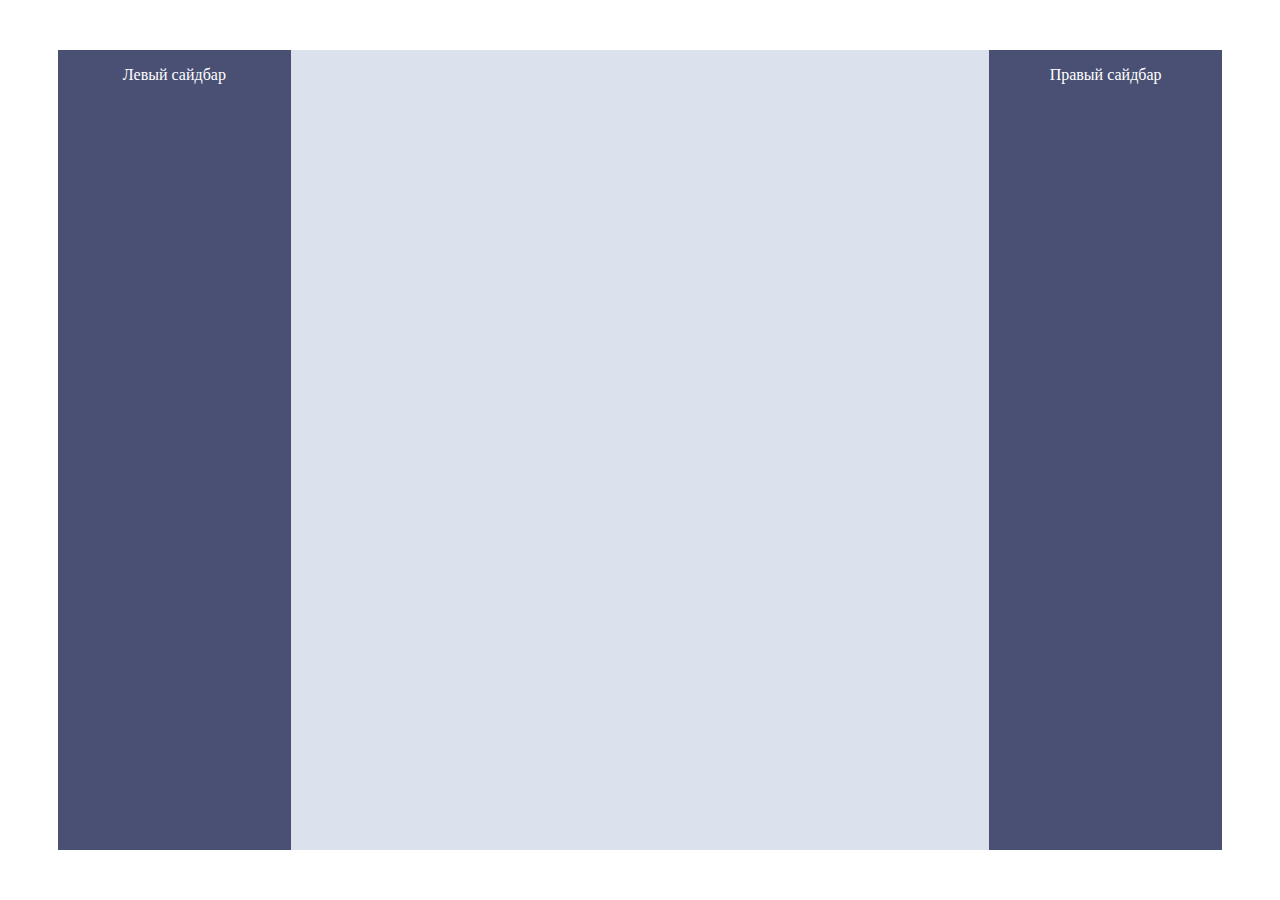
<file: index.html>
<!DOCTYPE html>
<html lang="ru">

<head>
  <meta http-equiv="Content-Type" content="text/html;charset=UTF-8">
  <title>lesson_1</title>
</head>

<body>
  <main class="content">
    <aside class="left">
      <p>Левый сайдбар</p>
    </aside>
    <aside class="right">
      <p>Правый сайдбар</p>
    </aside>
  </main>
</body>

</html>


<style>
  .right {
    width: 20%;
    height: 100%;
    background-color: #4A5073;
  }

  .left {
    width: 20%;
    height: 100%;
    background-color: #4A5073;
  }

  .content {
    width: calc(100% - 100px);
    margin: 50px;
    height: calc(100vh - 100px);
    background-color: #DBE2EE;
    display: flex;
    flex-direction: row;
    justify-content: space-between;
    align-content: center;
  }

  p {
    text-align: center;
    color: #fff;
  }
</style>
</file>
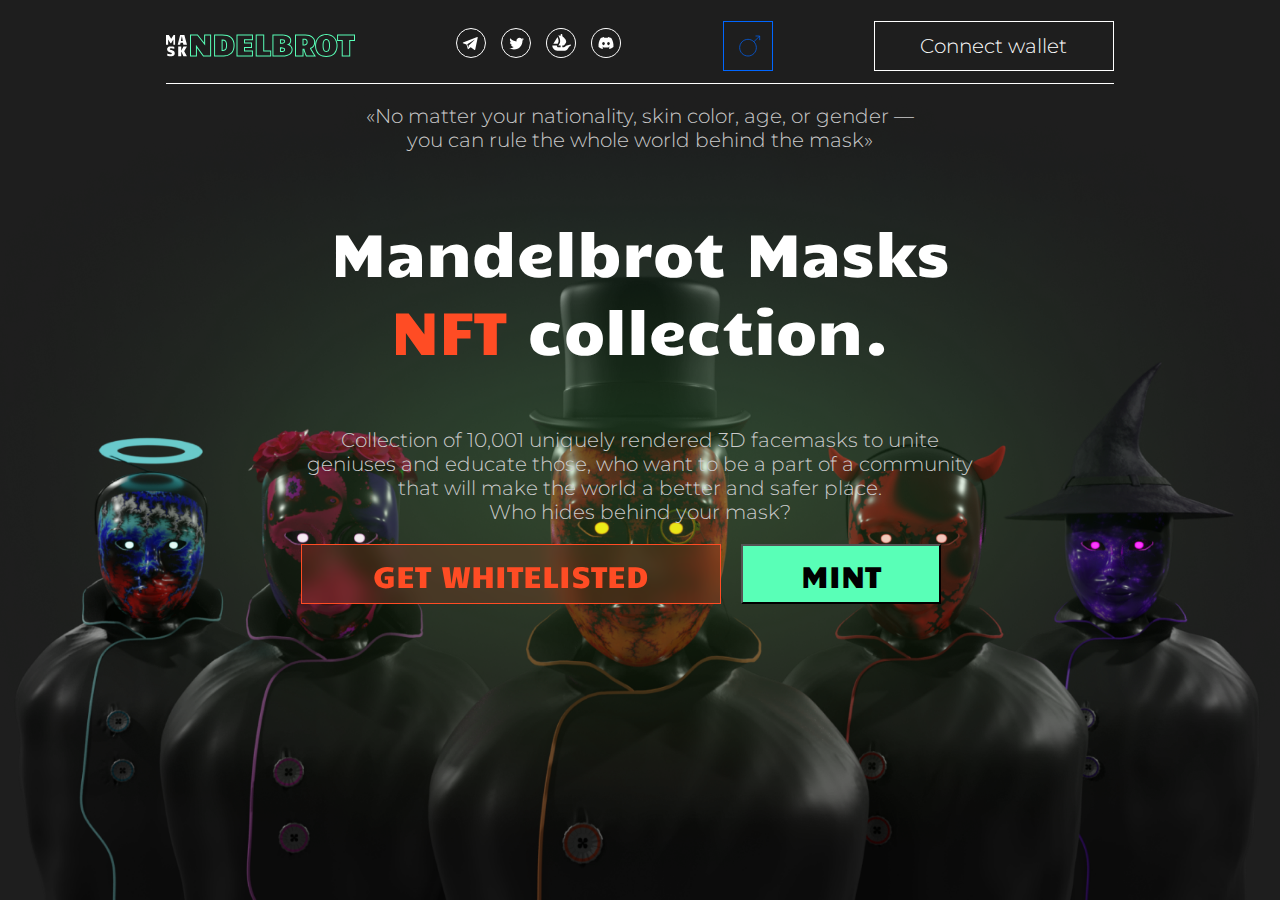
<file: lesson_10/index.html>
<!DOCTYPE html>
<html lang="en">

<head>
    <meta charset="UTF-8">
    <meta http-equiv="X-UA-Compatible" content="IE=edge">
    <meta name="viewport" content="width=device-width, initial-scale=1.0">
    <link rel="stylesheet" href="styles/style.css">
    <title>lesson_10</title>
</head>

<body>
    <header>
        <img src="img/logo.svg" alt="logo" class="logo">
        <nav class="menu">
            <li class="menu__item"><a href="#">Storyline</a></li>
            <li class="menu__item"><a href="#">RoadMap</a></li>
            <li class="menu__item"><a href="#">Team</a></li>
            <li class="menu__item"><a href="#">Faq</a></li>
        </nav>
        <ul class="sosial">
            <li class="social__item"><a href="#"><img src="img/telegram.svg" alt=""></a></li>
            <li class="social__item"><a href="#"><img src="img/twitter.svg" alt=""></a></li>
            <li class="social__item"><a href="#"><img src="img/opensea.svg" alt=""></a></li>
            <li class="social__item"><a href="#"><img src="img/discord.svg" alt=""></a></li>
        </ul>
        <a href="#" class="man"><img src="img/Man.svg" alt=""></a>
        <button class="conect">Connect wallet</button>
    </header>
    <main class="content">
        <p class="text">«No matter your nationality, skin color, age, or gender — <br> you can rule the whole world
            behind
            the
            mask»</p>
        <h1 class="content-title">Mandelbrot Masks <br> <span class="orange">NFT</span> collection.</h1>
        <p class="text">Collection of 10,001 uniquely rendered 3D facemasks to unite geniuses and educate those,
            who
            want to
            be a part of a
            community that will make the world a better and safer place. <br>
            Who hides behind your mask?</p>
        <div class="content__buttons">
            <button class="whitelist">get whitelisted</button>
            <button class="mint">mint</button>
        </div>
    </main>
    <img src="img/bg.png" alt="background" class="bg">
    <img src="img/fog.png" alt="fog" class="fog">
</body>

</html>
</file>
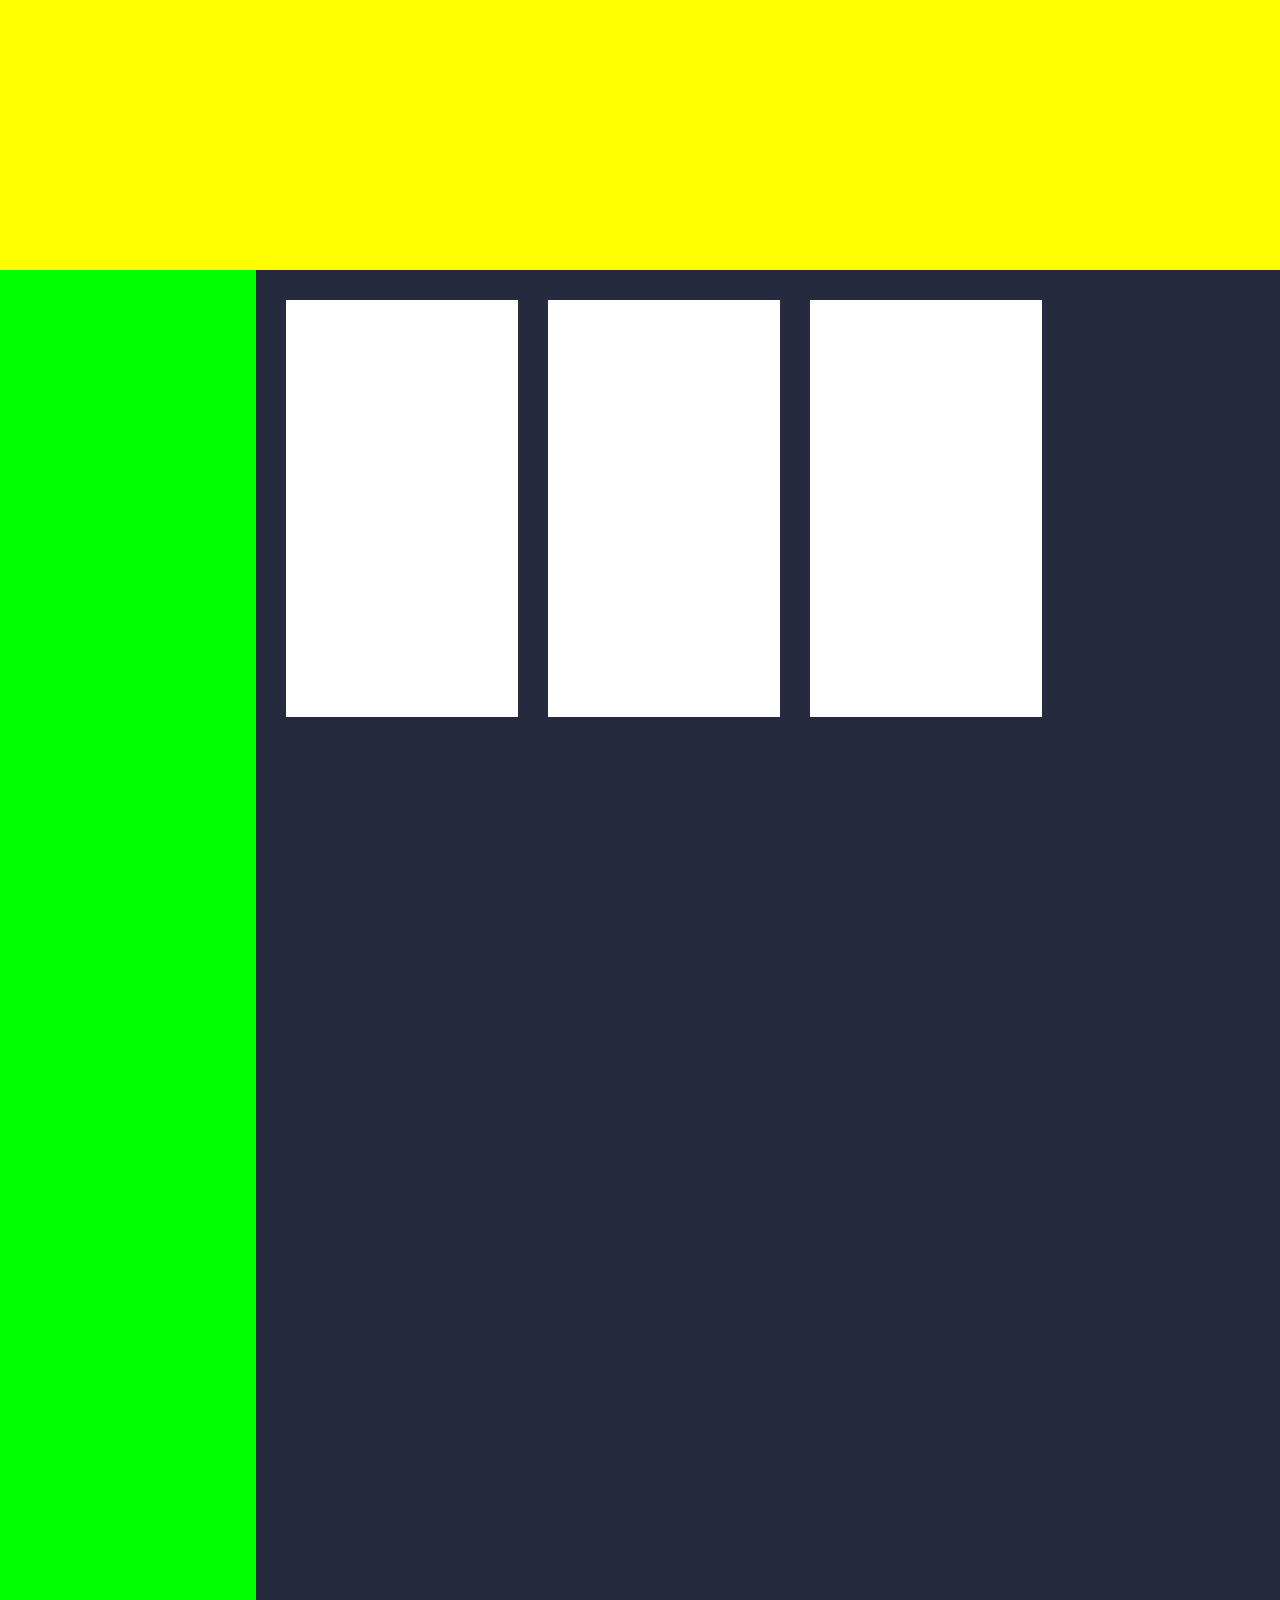
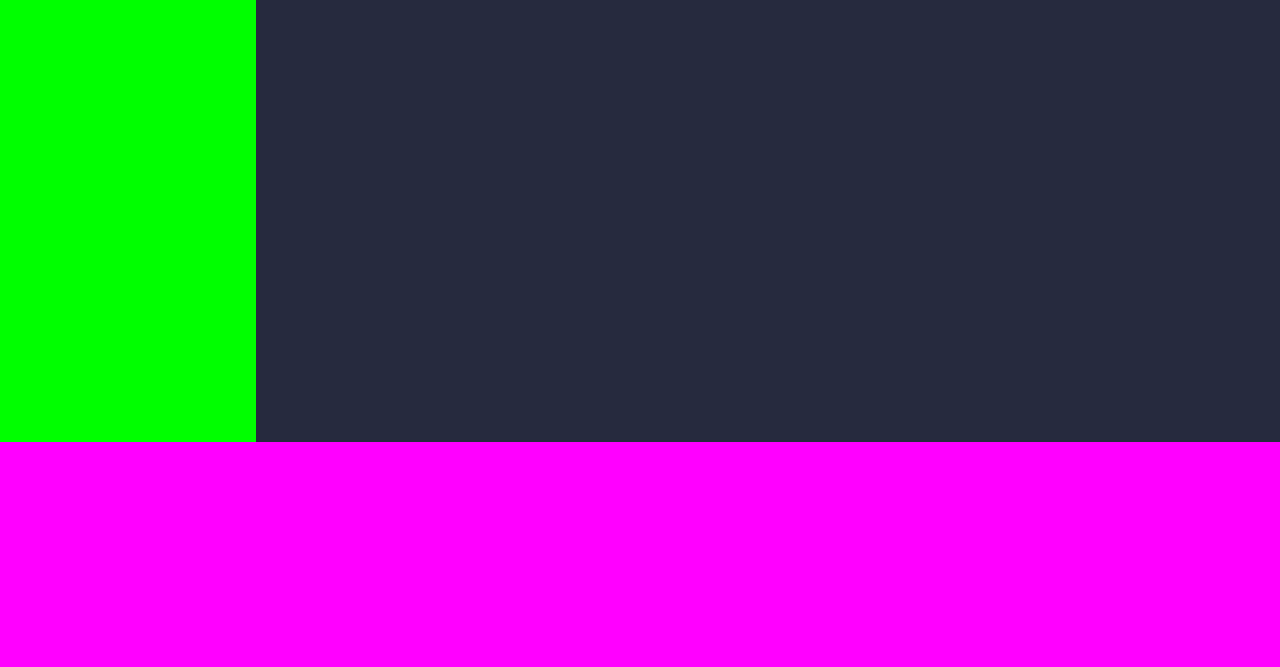
<file: lesson_11/index.html>
<!DOCTYPE html>
<html lang="en">

<head>
    <meta charset="UTF-8">
    <meta http-equiv="X-UA-Compatible" content="IE=edge">
    <meta name="viewport" content="width=device-width, initial-scale=1.0">
    <link rel="stylesheet" href="styles/style.css">
    <title>lesson_11</title>
</head>

<body>
    <header class="header"></header>
    <section class="filters"></section>
    <section class="cards">
        <div class="card"></div>
        <div class="card"></div>
        <div class="card"></div>
    </section>
    <footer class="footer"></footer>
</body>

</html>
</file>
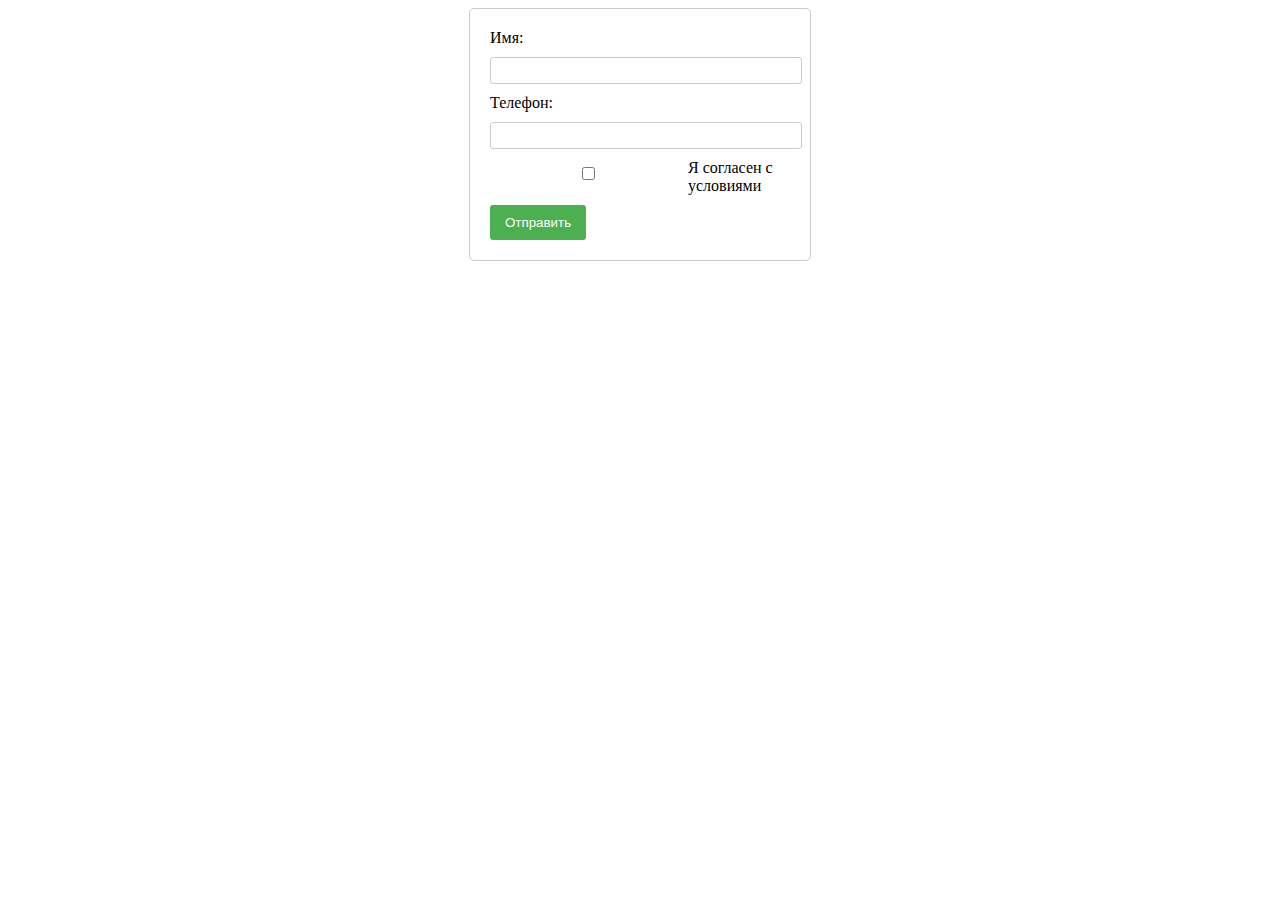
<file: lesson_15/index.html>
<!DOCTYPE html>
<html>

<head>
    <title>lesson_14</title>
    <link rel="stylesheet" href="styles/style.css">
</head>

<body>
    <div class="form-container">
        <form id="myForm">
            <label for="name">Имя:</label>
            <input type="text" id="name" name="name">
            <label for="phone">Телефон:</label>
            <input type="tel" id="phone" name="phone">
            <label class="checkbox-label">
                <input type="checkbox" id="agreement" name="agreement">
                <span>Я согласен с условиями</span>
            </label>
            <button type="submit">Отправить</button>
        </form>
    </div>

    <div id="myModal" class="modal">
        <div class="modal-content">
            <span class="modal-close">&times;</span>
            <h3>Ошибка валидации</h3>
            <p id="errorMessage"></p>
        </div>
    </div>

    <script src="scripts/script.js"></script>
</body>

</html>
</file>
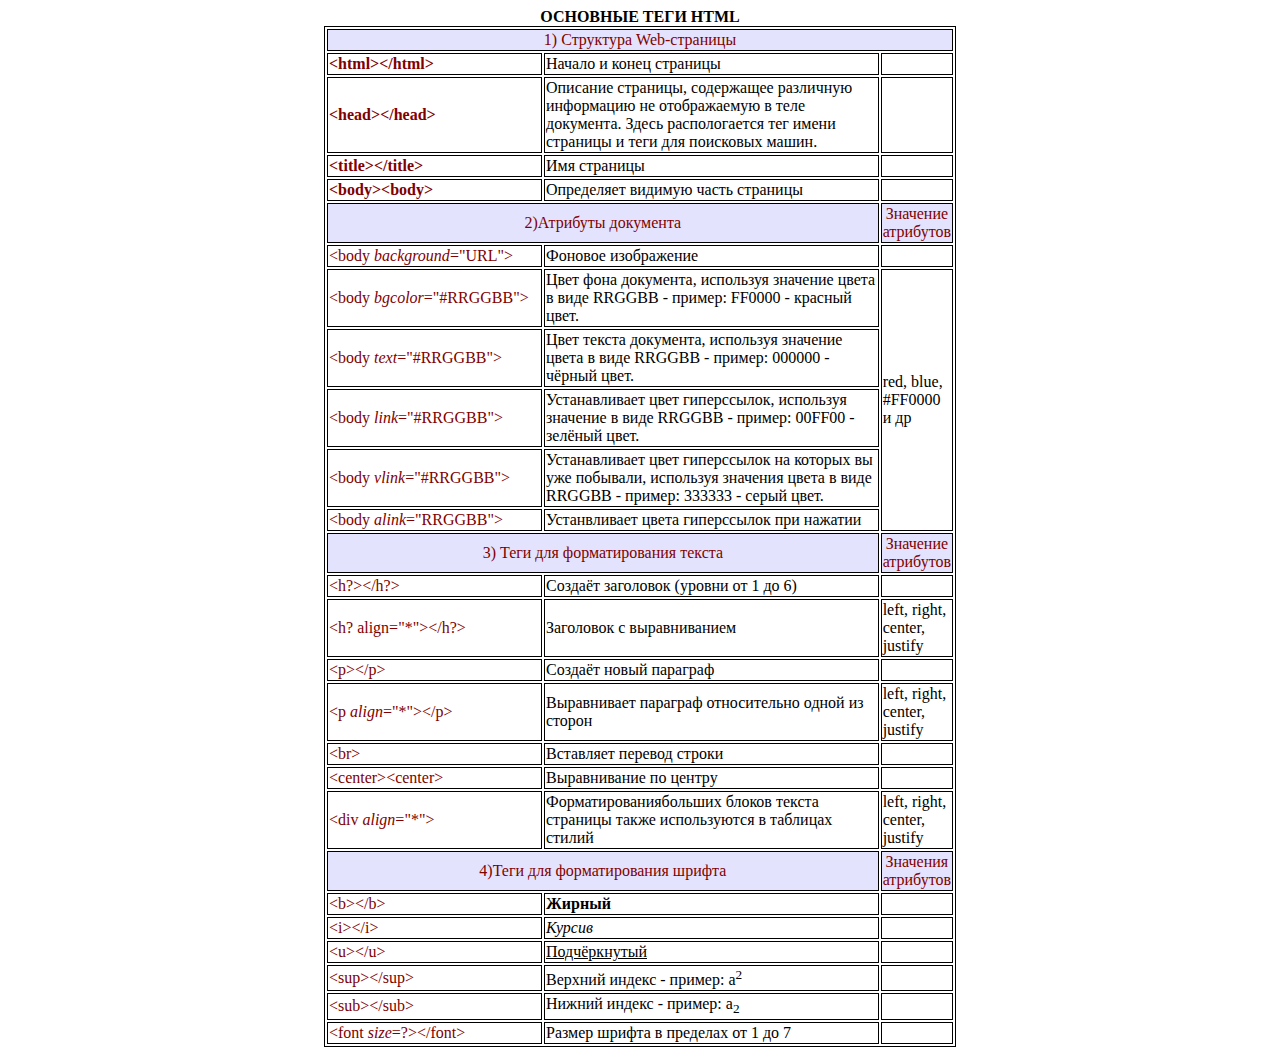
<file: lesson_2/index.html>
<!DOCTYPE html>
<HTML lang="ru">

<head>
    <meta charset="UTF-8">
    <title>lesson_2</title>
    <link rel="stylesheet" href="style.css">
</head>

<body>
    <table>
        <caption class="title">Основные теги html</caption>
        <tr>
            <th colspan="4">1) Структура Web-страницы</th>
        </tr>
        <tr>
            <td class="main-tags">&lthtml&gt&lt/html&gt</td>
            <td>Начало и конец страницы</td>
            <td></td>
        </tr>
        <tr>
            <td class="main-tags">&lthead&gt&lt/head&gt</td>
            <td>Описание страницы, содержащее различную информацию не отображаемую в теле документа. Здесь
                распологается
                тег имени страницы и теги для поисковых машин.</td>
            <td></td>
        </tr>
        <tr>
            <td class="main-tags">&lttitle&gt&lt/title&gt</td>
            <td>Имя страницы</td>
            <td></td>
        </tr>
        <tr>
            <td class="main-tags">&ltbody&gt&ltbody&gt</td>
            <td>Определяет видимую часть страницы</td>
            <td></td>
        </tr>
        <tr>
            <th colspan="2">2)Атрибуты документа</th>
            <th>Значение атрибутов</th>
        </tr>
        <tr>
            <td class="tags td1">&ltbody <i>background</i>="URL"&gt</td>
            <td class="td2">Фоновое изображение</td>
            <td class="td3"></td>
        </tr>
        <tr>
            <td class="tags">&ltbody <i>bgcolor</i>="#RRGGBB"&gt</td>
            <td>Цвет фона документа, используя значение цвета в виде RRGGBB - пример: FF0000 - красный цвет.
            </td>
            <td rowspan="5">red, blue, #FF0000 и др</td>
        </tr>
        <tr>
            <td class="tags">&ltbody <i>text</i>="#RRGGBB"&gt</td>
            <td>Цвет текста документа, используя значение цвета в виде RRGGBB - пример: 000000 - чёрный цвет.
            </td>
        </tr>
        <tr>
            <td class="tags">&ltbody <i>link</i>="#RRGGBB"&gt</td>
            <td> Устанавливает цвет гиперссылок, используя значение в виде RRGGBB - пример: 00FF00 - зелёный
                цвет.
            </td>
        </tr>
        <tr>
            <td class="tags">&ltbody <i>vlink</i>="#RRGGBB"&gt</td>
            <td>Устанавливает цвет гиперссылок на которых вы уже побывали, используя значения цвета в виде
                RRGGBB -
                пример: 333333 - серый цвет.</td>
        </tr>
        <tr>
            <td class="tags">&ltbody <i>alink</i>="RRGGBB"&gt</td>
            <td>Устанвливает цвета гиперссылок при нажатии</td>
        </tr>
        <tr>
            <th colspan="2">3) Теги для форматирования текста</th>
            <th>Значение атрибутов</th>
        </tr>
        <tr>
            <td class="tags">&lth?&gt&lt/h?&gt</td>
            <td>Создаёт заголовок (уровни от 1 до 6)</td>
            <td></td>
        </tr>
        <tr>
            <td class="tags">&lth? align="*"&gt&lt/h?&gt</td>
            <td>Заголовок с выравниванием</td>
            <td>left, right, center, justify</td>
        </tr>
        <tr>
            <td class="tags">&ltp&gt&lt/p&gt</td>
            <td>Создаёт новый параграф</td>
            <td></td>
        </tr>
        <tr>
            <td class="tags">&ltp <i>align</i>="*"&gt&lt/p&gt</td>
            <td>Выравнивает параграф относительно одной из сторон </td>
            <td>left, right, center, justify</td>
        </tr>
        <tr>
            <td class="tags">&ltbr&gt</td>
            <td>Вставляет перевод строки</td>
            <td></td>
        </tr>
        <tr>
            <td class="tags">&ltcenter&gt&ltcenter&gt</td>
            <td>Выравнивание по центру</td>
            <td></td>
        </tr>
        <tr>
            <td class="tags">&ltdiv <i>align</i>="*"&gt</td>
            <td>Форматированиябольших блоков текста страницы также используются в таблицах стилий</td>
            <td>left, right, center, justify</td>
        </tr>
        <tr>
            <th colspan="2">4)Теги для форматирования шрифта</th>
            <th>Значения атрибутов</th>
        </tr>
        <tr>
            <td class="tags">&ltb&gt&lt/b&gt</td>
            <td><b>Жирный</b></td>
            <td></td>
        </tr>
        <tr>
            <td class="tags">&lti&gt&lt/i&gt</td>
            <td><i>Курсив</i></td>
            <td></td>
        </tr>
        <tr>
            <td class="tags">&ltu&gt&lt/u&gt</td>
            <td><u>Подчёркнутый</u></td>
            <td></td>
        </tr>
        <tr>
            <td class="tags">&ltsup&gt&lt/sup&gt</td>
            <td>Верхний индекс - пример: а<sup>2</sup></td>
            <td></td>
        </tr>
        <tr>
            <td class="tags">&ltsub&gt&lt/sub&gt</td>
            <td>Нижний индекс - пример: а<sub>2</sub></td>
            <td></td>
        </tr>
        <tr>
            <td class="tags">&ltfont <i>size</i>=?&gt&lt/font&gt</td>
            <td>Размер шрифта в пределах от 1 до 7</td>
            <td></td>
        </tr>
    </table>
</body>

</html>
</file>
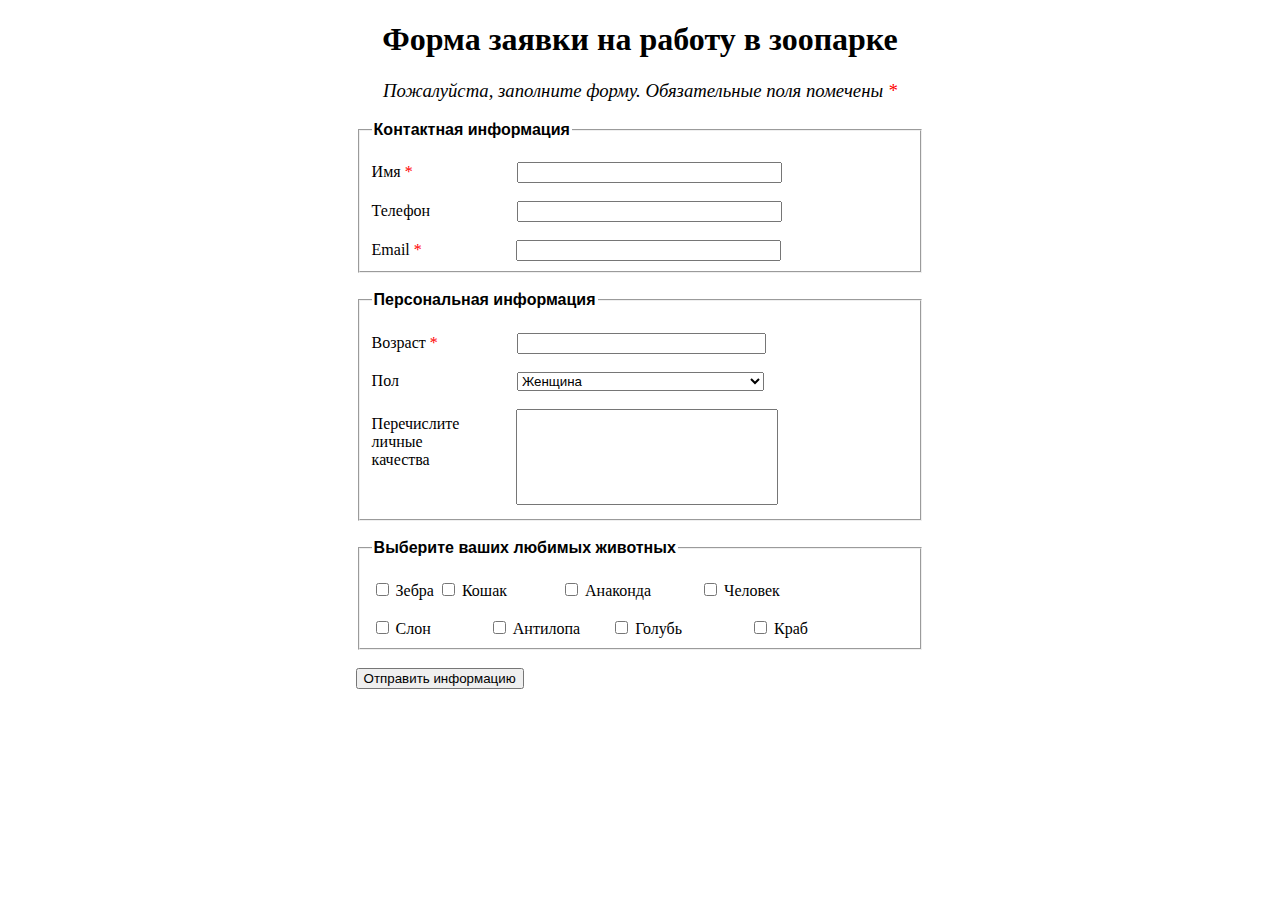
<file: lesson_3/index.html>
<!DOCTYPE html>
<html lang="ru">

<head>
    <meta charset="UTF-8">
    <title>lesson-3</title>
    <link rel="stylesheet" href="style.css">
</head>

<body>
    <h1>Форма заявки на работу в зоопарке</h1>
    <h3>Пожалуйста, заполните форму. Обязательные поля помечены <span style="color:red">*</span></h3>
    <form action="form.php" name="zoo-form" autocomplete="on">
        <fieldset>
            <legend>Контактная информация</legend>
            <br>
            <label>
                <span>Имя</span>
                <span style="color: red" class="space">*</span>
                <input type="text" name="firstname" required size="30">
            </label>
            <br>
            <br>
            <label>
                <span class="space1">Телефон</span>
                <input type="tel" name="telephone" size="30">
            </label>
            <br>
            <br>
            <label>
                <span>Email</span>
                <span style="color: red" class="space2">*</span>
                <input type="email" name="email" required size="30">
            </label>
        </fieldset>
        <br>
        <fieldset>
            <legend>Персональная информация</legend>
            <br>
            <label>
                <span>Возраст</span>
                <span style="color: red" class="space3">*</span>
                <input class="number" type="number" name="age" required min="0">
            </label>
            <br>
            <br>
            <label>
                <span class="space4 name=" sex">Пол</span>
                <select>
                    <option value="woman">Женщина</option>
                    <option value="man">Мужчина</option>
                </select>
            </label>
            <br>
            <br>
            <label>
                <span class="space5">Перечислите личные качества</span>
                <textarea rows="6" cols="30" name="text"></textarea>
            </label>
        </fieldset>
        <br>
        <fieldset>
            <legend>Выберите ваших любимых животных</legend>
            <br>
            <label class="">
                <input type="checkbox" name="animals">
                Зебра
            </label>
            <label class="gap2">
                <input type="checkbox" name="animals">
                Кошак
            </label>
            <label class="gap3">
                <input type="checkbox" name="animals">
                Анаконда
            </label>
            <label>
                <input type="checkbox" name="animals">
                Человек
            </label>
            <br>
            <br>
            <label class="gap4">
                <input type="checkbox" name="animals">
                Слон
            </label>
            <label class="gap5">
                <input type="checkbox" name="animals">
                Антилопа
            </label>
            <label class="gap6">
                <input type="checkbox" name="animals">
                Голубь
            </label>
            <label>
                <input type="checkbox" name="animals">
                Краб
            </label>
        </fieldset>
        <br>
        <input type="submit" value="Отправить информацию">
    </form>
</body>

</html>
</file>
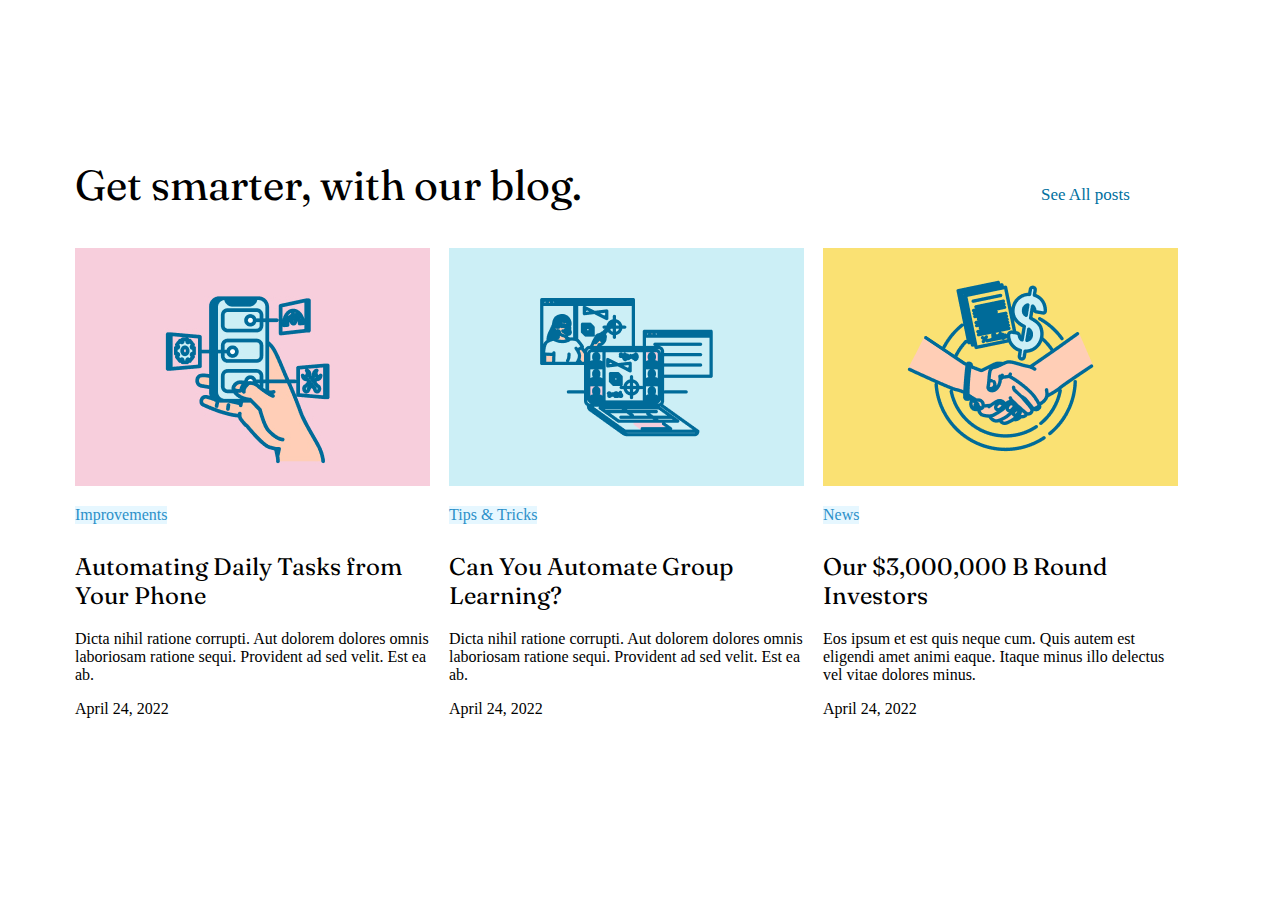
<file: lesson_4/index.html>
<!DOCTYPE html>
<html lang="en">

<head>
    <meta charset="UTF-8">
    <meta http-equiv="X-UA-Compatible" content="IE=edge">
    <meta name="viewport" content="width=device-width, initial-scale=1.0">
    <link rel="stylesheet" href="styles/style.css">
    <title>lesson_4</title>
</head>

<body>
    <div class="main">
        <div class="head">
            <h1 class="head-header">Get smarter, with our blog.</h1>
            <a href="#">
                <p class="href">See All posts</p>
            </a>
        </div>
        <div class="content">
            <!--first card-->
            <div class="content-card">
                <img src="img/IMAGE.jpg" alt="img">
                <p class="card-href">Improvements</p>
                <h2 class="card-header">Automating Daily Tasks from Your Phone</h2>
                <p class="card-text">Dicta nihil ratione corrupti. Aut dolorem dolores omnis laboriosam ratione sequi.
                    Provident ad sed velit. Est ea ab.</p>
                <p class="date">April 24, 2022</p>
            </div>
            <!--second card-->
            <div class="content-card">
                <img src="img/IMAGE2.png" alt="img2">
                <span class="blue">
                    <a href="#">
                        <p class="card-href">Tips & Tricks</p>
                    </a>
                </span>
                <h2 class="card-header">Can You Automate Group Learning?</h2>
                <p class="card-text">Dicta nihil ratione corrupti. Aut dolorem dolores omnis laboriosam ratione sequi.
                    Provident ad sed velit. Est ea ab.</p>
                <p class="date">April 24, 2022</p>
            </div>
            <!--third card-->
            <div class="content-card">
                <img src=" img/IMAGE3.png" alt="img3">
                <span class="blue">
                    <a href="#">
                        <p class="card-href">News</p>
                    </a>
                </span>
                <h2 class="card-header">Our $3,000,000 B Round Investors</h2>
                <p class="card-text">Eos ipsum et est quis neque cum. Quis autem est eligendi amet animi eaque. Itaque
                    minus illo delectus vel vitae dolores
                    minus.</p>
                <p class="date">April 24, 2022</p>
            </div>
        </div>

    </div>
</body>

</html>
</file>
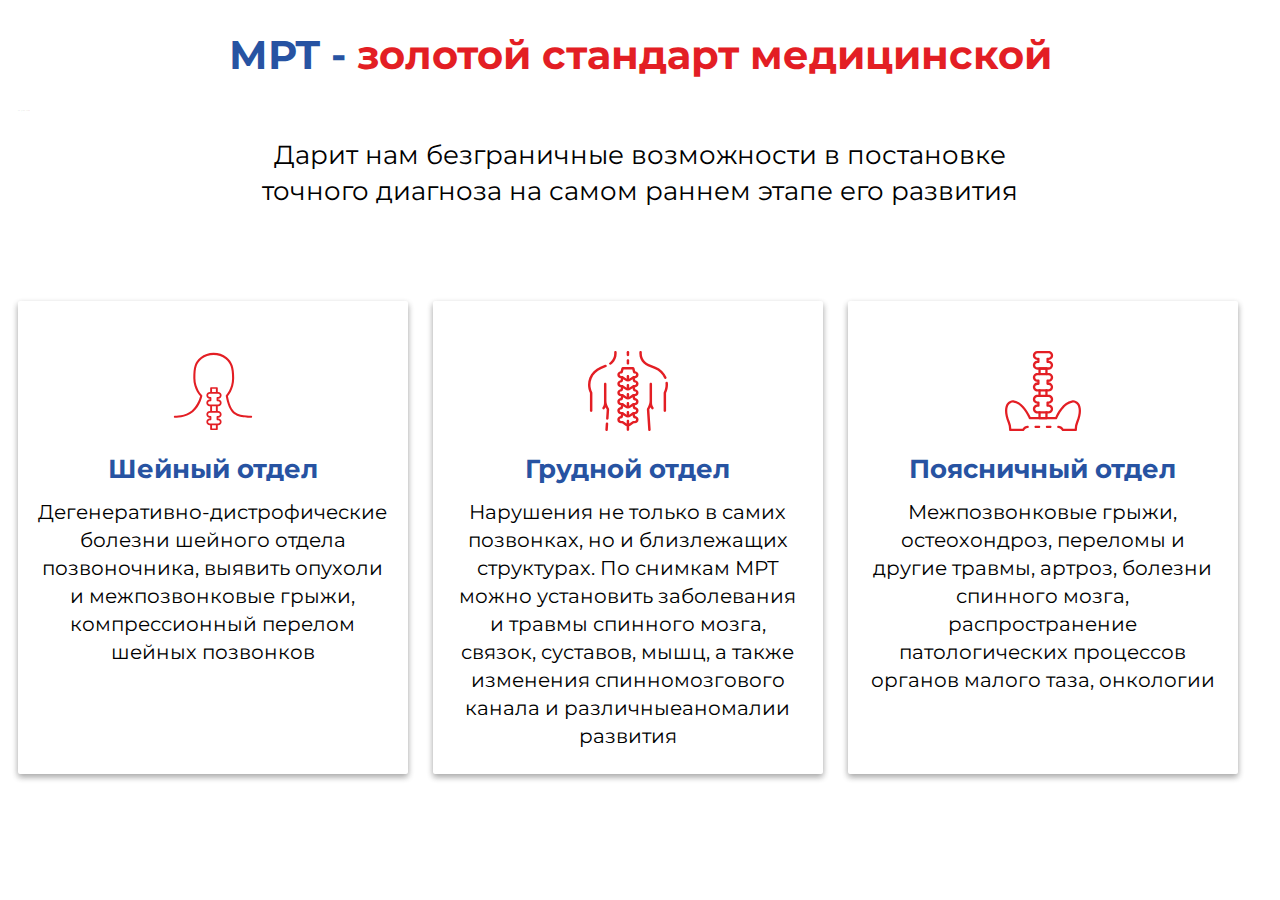
<file: lesson_5/index.html>
<!DOCTYPE html>
<html lang="en">

<head>
    <meta charset="UTF-8">
    <meta http-equiv="X-UA-Compatible" content="IE=edge">
    <meta name="viewport" content="width=device-width, initial-scale=1.0">
    <link rel="stylesheet" href="styles/style.css">
    <title>lesson_5</title>
</head>

<body>
    <h1><span class="text1">МРТ - </span>золотой стандарт медицинской</h1>
    визуализации:</span></h1>
    <p class="h1-text">Дарит нам безграничные возможности в постановке<br> точного диагноза на самом раннем этапе
        его развития</p>
    <div class="content content-em">
        <img src="img/img1.svg" alt="img1">
        <h2 class="content-header em">Шейный отдел</h2>
        <p class="content-text em2">Дегенеративно-дистрофические болезни шейного отдела позвоночника, выявить опухоли и
            межпозвонковые грыжи, компрессионный перелом шейных позвонков</p>
    </div>
    <div class="content content-rem">
        <img src="img/img2.svg" alt="img2">
        <h2 class="content-header rem">Грудной отдел</h2>
        <p class="content-text rem2">Нарушения не только в самих позвонках, но и близлежащих структурах. По снимкам МРТ
            можно установить заболевания и травмы спинного мозга, связок, суставов, мышц, а также изменения
            спинномозгового канала и различныеаномалии развития</p>
    </div>
    <div class="content">
        <img src="img/img3.svg" alt="img3">
        <h2 class="content-header">Поясничный отдел</h2>
        <p class="content-text">Межпозвонковые грыжи, остеохондроз, переломы и другие травмы, артроз, болезни спинного
            мозга, распространение патологических процессов органов малого таза, онкологии</p>
    </div>
</body>

</html>
</file>
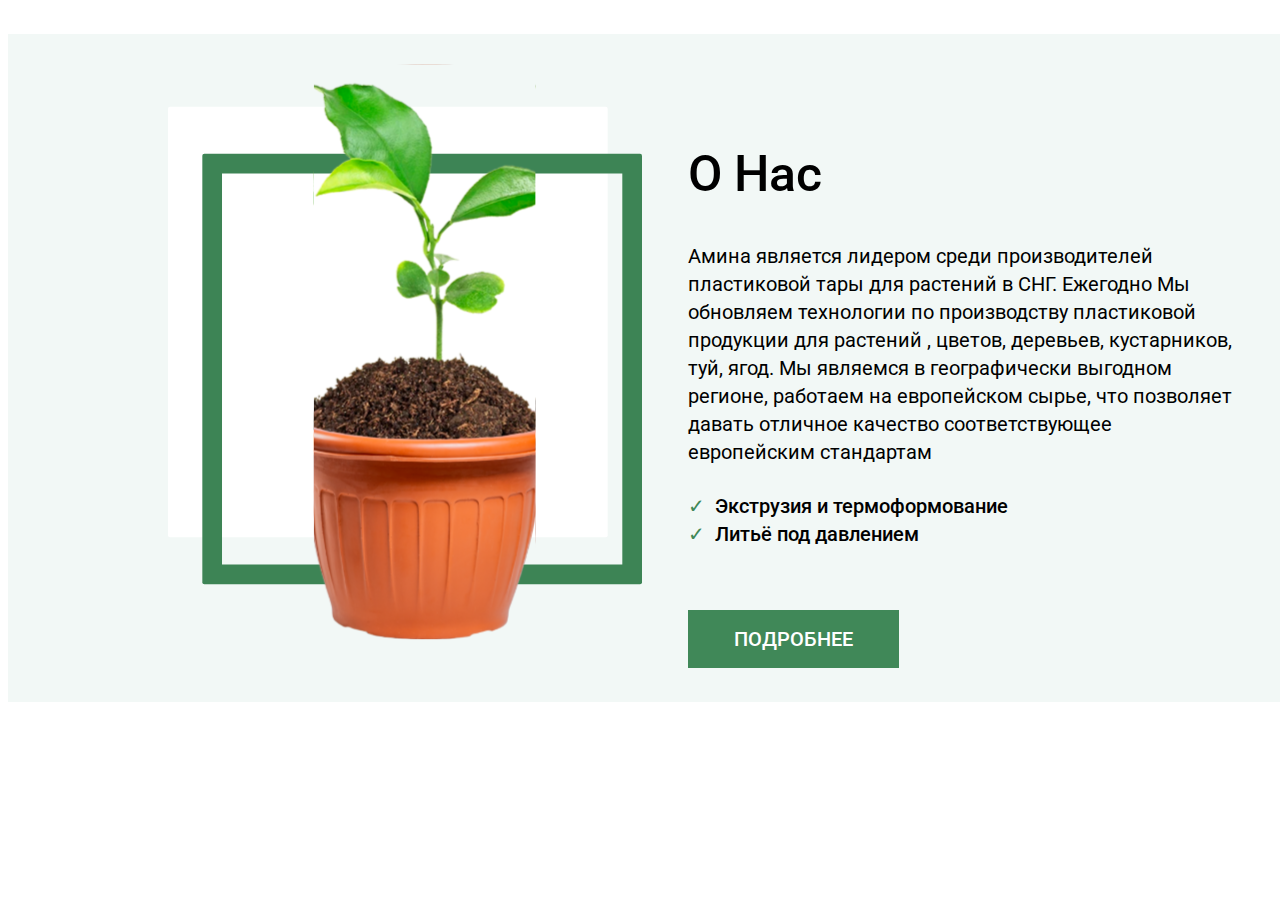
<file: lesson_6/index.html>
<!DOCTYPE html>
<html lang="en">

<head>
    <meta charset="UTF-8">
    <meta http-equiv="X-UA-Compatible" content="IE=edge">
    <meta name="viewport" content="width=device-width, initial-scale=1.0">
    <link rel="stylesheet" href="styles/style.css">
    <title>lesson_6</title>
</head>

<body>
    <div class="main">
        <div class="pictures">
            <img src="img/img1.svg" alt="white" class="white">
            <img src="img/img2.svg" alt="green" class="green">
            <img src="img/img3.svg" alt="pot" class="pot">
        </div>
        <div class="text">
            <h1 class="header">О Нас</h1>
            <p class="text-text">Амина является лидером среди производителей пластиковой тары для растений в СНГ.
                Ежегодно Мы
                обновляем технологии по
                производству пластиковой продукции для растений , цветов, деревьев, кустарников, туй, ягод. Мы являемся
                в
                географически
                выгодном регионе, работаем на европейском сырье, что позволяет давать отличное качество соответствующее
                европейским
                стандартам</p>
            <div class="list">
                <ul>
                    <li>Экструзия и термоформование</li>
                    <li>Литьё под давлением</li>
                </ul>
            </div>
            <button>подробнее</button>
        </div>
    </div>
</body>

</html>
</file>
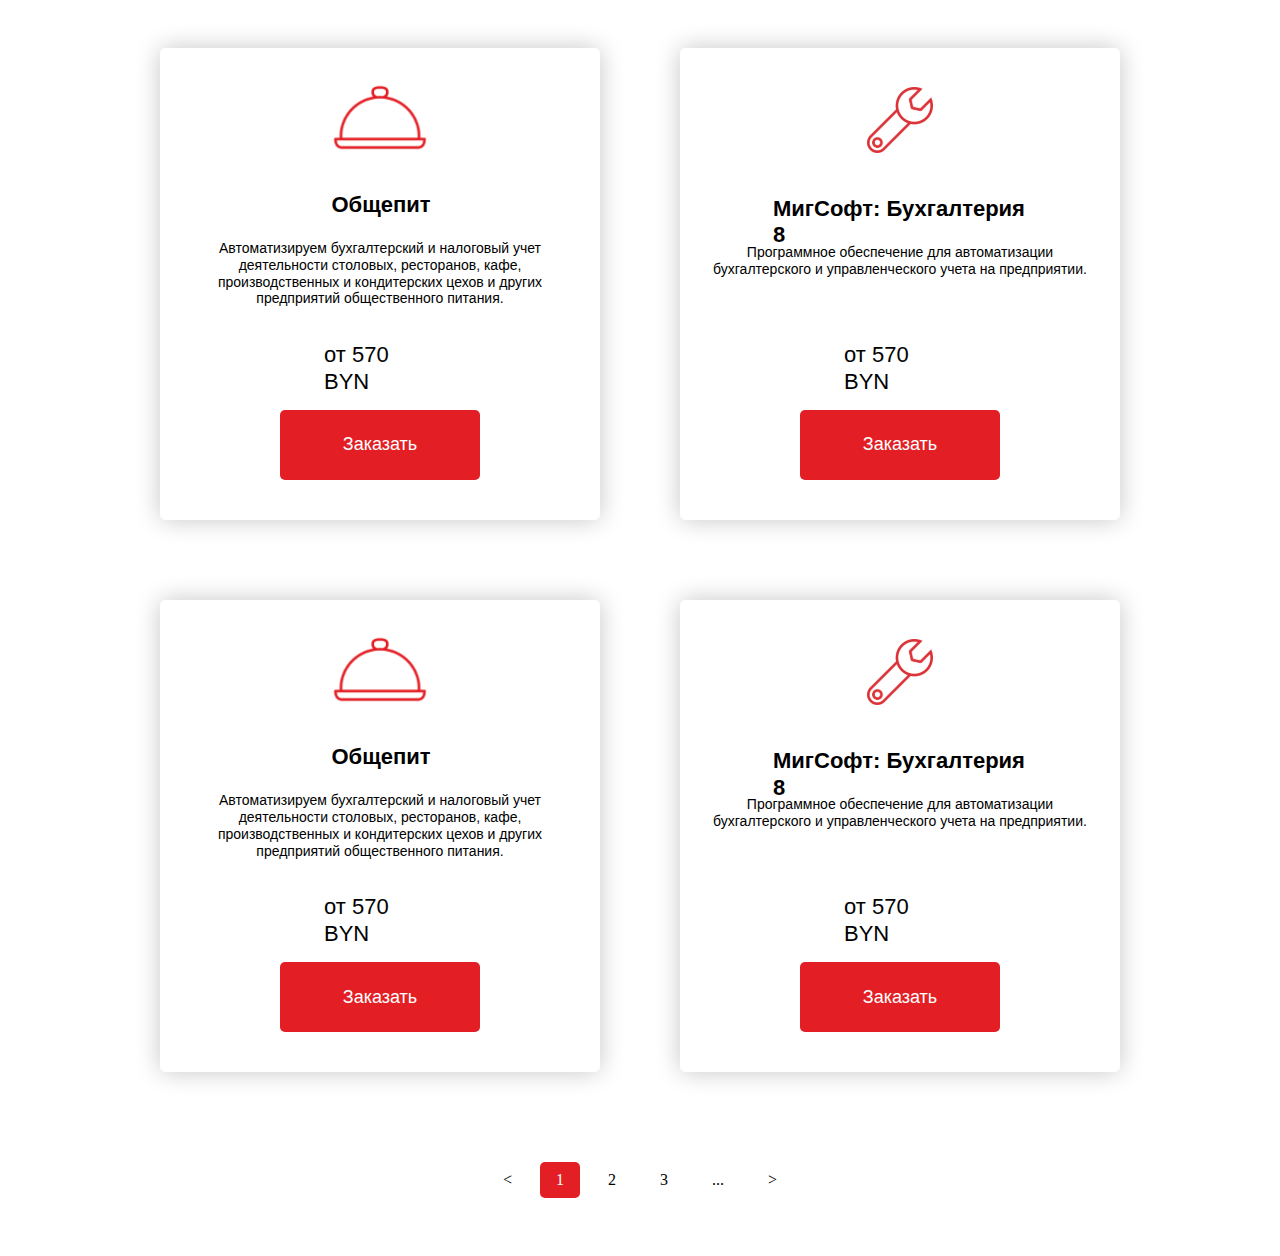
<file: lesson_7/index.html>
<!DOCTYPE html>
<html lang="en">

<head>
    <meta charset="UTF-8">
    <meta http-equiv="X-UA-Compatible" content="IE=edge">
    <meta name="viewport" content="width=device-width, initial-scale=1.0">
    <link rel="stylesheet" href="styles/style.css">
    <title>lesson_7</title>
</head>

<body>
    <div class="card">
        <img src="img/img1.svg" alt="" class="img1">
        <h1 class="title1">Общепит</h1>
        <p class="text">Автоматизируем бухгалтерский и налоговый учет деятельности столовых, ресторанов, кафе,
            производственных и кондитерских цехов и других предприятий общественного питания.</p>
        <p class="price">от 570 BYN</p>
        <button class="order">Заказать</button>
    </div>
    <div class="card">
        <img src="img/img2.svg" alt="" class="img2">
        <h1 class="title2">МигСофт: Бухгалтерия 8</h1>
        <p class="text">Программное обеспечение для автоматизации бухгалтерского и управленческого учета на предприятии.
        </p>
        <p class="price">от 570 BYN</p>
        <button class="order">Заказать</button>
    </div>
    <div class="card">
        <img src="img/img1.svg" alt="" class="img1">
        <h1 class="title1">Общепит</h1>
        <p class="text">Автоматизируем бухгалтерский и налоговый учет деятельности столовых, ресторанов, кафе,
            производственных и кондитерских цехов и других предприятий общественного питания.</p>
        <p class="price">от 570 BYN</p>
        <button class="order">Заказать</button>
    </div>
    <div class="card">
        <img src="img/img2.svg" alt="" class="img2">
        <h1 class="title2">МигСофт: Бухгалтерия 8</h1>
        <p class="text">Программное обеспечение для автоматизации бухгалтерского и управленческого учета на предприятии.
        </p>
        <p class="price">от 570 BYN</p>
        <button class="order">Заказать</button>
    </div>
    <div class="list">
        <a href="#">&lt;</a>
        <a href="#" class="active">1</a>
        <a href="#">2</a>
        <a href="#">3</a>
        <a href="#">...</a>
        <a href="#">&gt;</a>
    </div>
</body>

</html>
</file>
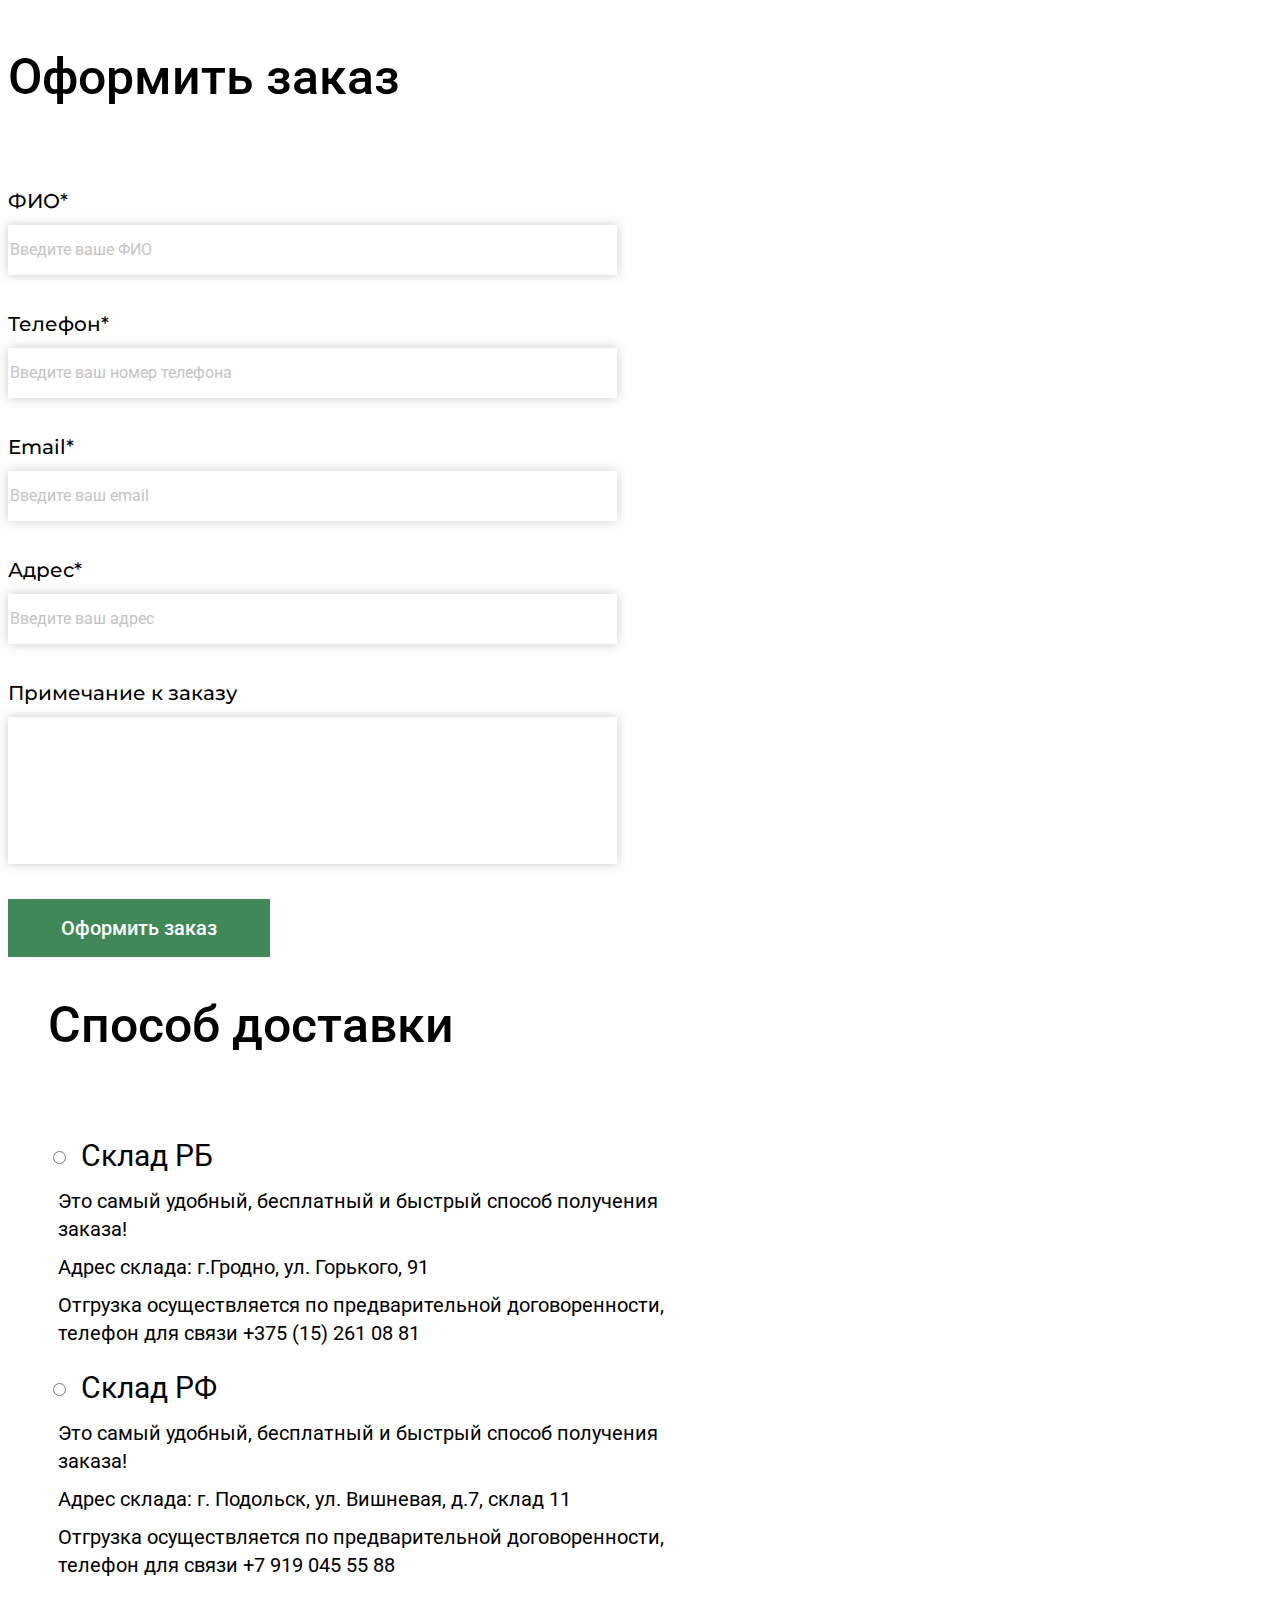
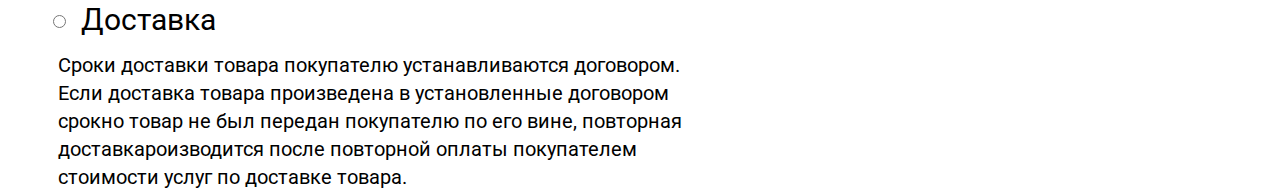
<file: lesson_8/index.html>
<!DOCTYPE html>
<html lang="en">

<head>
    <meta charset="UTF-8">
    <meta http-equiv="X-UA-Compatible" content="IE=edge">
    <meta name="viewport" content="width=device-width, initial-scale=1.0">
    <link rel="stylesheet" href="styles/style.css">
    <title>lesson_9</title>
</head>

<body>

    <form class="form">
        <div class="part1">
            <h1>Оформить заказ</h1>
            <label for="name">ФИО* <input type="text" class="input" value="Введите ваше ФИО" required></label>
            <label for="tel">Телефон*<input type="tel" class="input" value="Введите ваш номер телефона"
                    required></label>
            <label for="email">Email* <input type="email" class="input" value="Введите ваш email" required></label>
            <label for="adres">Адрес*<input type="text" class="input" value="Введите ваш адрес" required></label>
            <label for="comments">Примечание к заказу<input type="input" class="input-order"></label>
            <input type="submit" value="Оформить заказ" class="order">
        </div>
        <div class="part2">
            <h1>Способ доставки</h1>
            <label for="" class="radio"><input type="radio" name="radio" class="radiobutton">
                <h2>Склад РБ</h2>
            </label>
            <p class="text">Это самый удобный, бесплатный и быстрый способ получения заказа!</p>
            <p class="text">Адрес склада: г.Гродно, ул. Горького, 91</p>
            <p class="text">Отгрузка осуществляется по предварительной договоренности, телефон для связи +375 (15) 261
                08 81</p>
            <label for="" class="radio"><input type="radio" name="radio" id="" class="radiobutton">
                <h2>Склад РФ</h2>
            </label>
            <p class="text">Это самый удобный, бесплатный и быстрый способ получения заказа!</p>
            <p class="text">Адрес склада: г. Подольск, ул. Вишневая, д.7, склад 11</p>
            <p class="text">Отгрузка осуществляется по предварительной договоренности, телефон для связи +7 919 045 55
                88</p>
            <label for="" class="radio"><input type="radio" name="radio" id="" class="radiobutton">
                <h2>Доставка</h2>
            </label>
            <p class="text">Сроки доставки товара покупателю устанавливаются договором. Если доставка товара произведена
                в
                установленные договором срокно товар не был передан покупателю по его вине, повторная
                доставкароизводится после повторной оплаты покупателем стоимости услуг по доставке товара.</p>
        </div>
    </form>
</body>

</html>
</file>
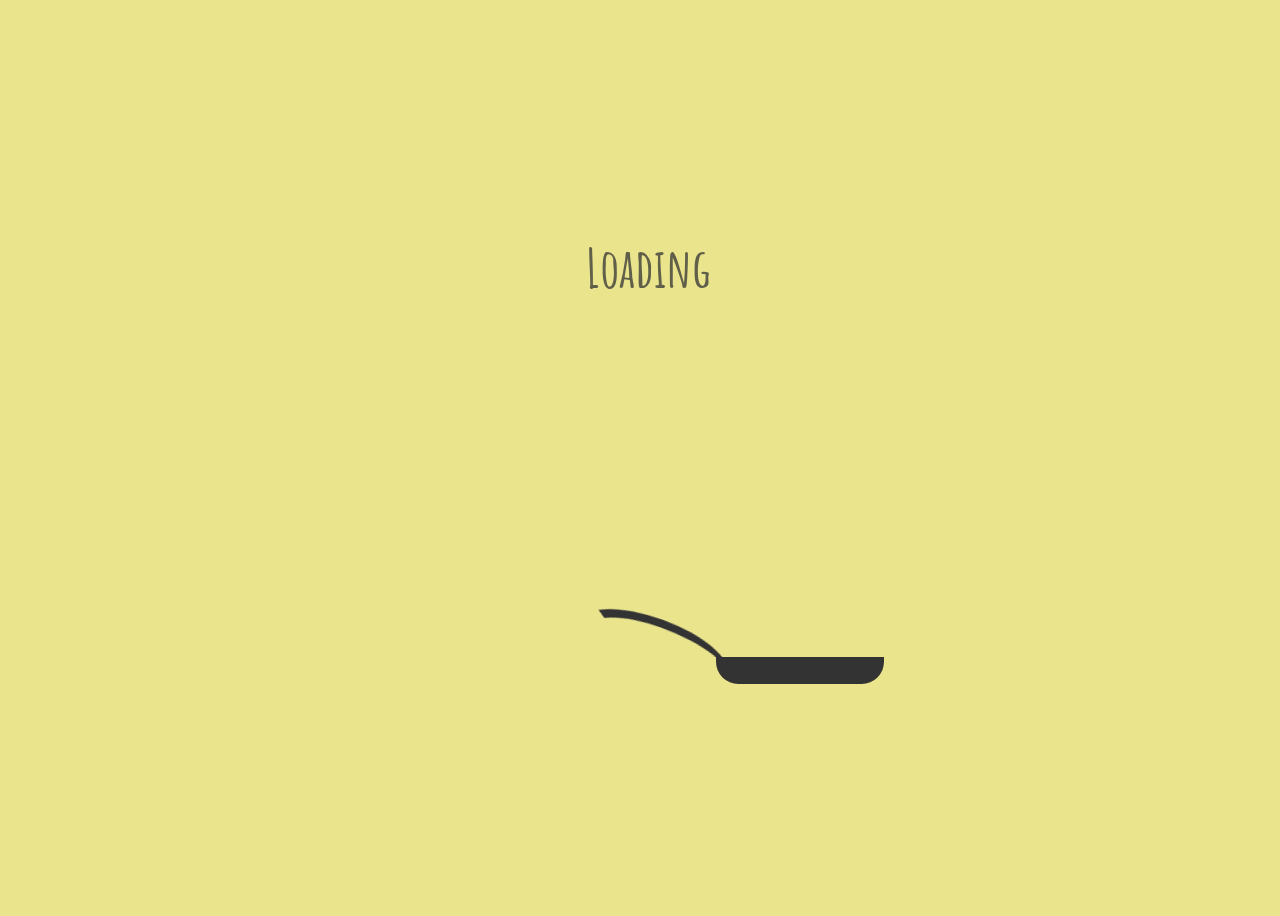
<file: lesson_9/index.html>
<!DOCTYPE html>
<html lang="en">

<head>
    <meta charset="UTF-8">
    <meta name="viewport" content="width=device-width, initial-scale=1.0">
    <meta http-equiv="X-UA-Compatible" content="ie=edge">
    <title>Loader</title>
    <link rel="stylesheet" href="styles/style.css">
</head>

<body>
    <h1>Loading</h1>
    <div id="cooking">
        <div class="bubble"></div>
        <div class="bubble"></div>
        <div class="bubble"></div>
        <div class="bubble"></div>
        <div class="bubble"></div>
        <div id=area>
            <div id="sides">
                <div id="pan"></div>
                <div id="handle"></div>
            </div>
            <div id="pancake">
                <div id="pastry"></div>
            </div>
        </div>
    </div>

</body>

</html>
</file>
<file: lesson_10/styles/style.css>
@import url('https://fonts.googleapis.com/css2?family=Montserrat:wght@300&display=swap');
@import url('https://fonts.googleapis.com/css2?family=Candal&display=swap');

* {
    text-decoration: none;
    list-style-type: none;
    color: white;
}

a:visited {
    color: #CBCBCB;
}

body {
    background-color: #1E1E1E;
    display: flex;
    justify-content: center;
    align-items: center;
    flex-wrap: wrap;
}

header {
    display: flex;
    justify-content: space-between;
    border-bottom: 1px white solid;
    align-items: center;
    font-family: 'Montserrat', sans-serif;
    font-weight: 400;
    font-size: 20px;
    width: 75%;
    flex-wrap: wrap;
    z-index: 5;
}

nav {
    display: flex;
    gap: 30px;
}

ul {
    display: flex;
    gap: 15px;
    padding-inline-start: 0;
}

.man {
    height: 50px;
}

.conect {
    width: 240px;
    background-color: #1E1E1E;
    border: 1px solid #FFFFFF;
    height: 50px;
    color: #FFFFFF;
    font-family: 'Montserrat';
    font-style: normal;
    font-weight: 300;
    font-size: 20px;
}

main {
    z-index: 5;
    display: flex;
    justify-content: center;
    flex-wrap: wrap;
    align-items: center;
    flex-direction: column;
}

h1 {
    font-family: 'Candal', sans-serif;
    font-weight: 400;
    font-size: 60px;
    text-align: center;
}

.orange {
    color: #FF4C24;
}

.text {
    font-family: 'Montserrat';
    font-style: normal;
    font-weight: 300;
    font-size: 20px;
    text-align: center;
    width: 679px;
    color: #CBCBCB;
}

.content__buttons {
    display: flex;
    flex-wrap: wrap;
    gap: 20px;
    width: 100%;
}

.whitelist {
    background: rgba(255, 76, 36, 0.15);
    border: 1px solid #FF4C24;
    backdrop-filter: blur(10px);
    width: 420px;
    height: 60px;
    font-family: 'Candal';
    font-style: normal;
    font-weight: 400;
    font-size: 30px;
    text-transform: uppercase;
    color: #FF4C24;
    ;
}

.mint {
    width: 200px;
    height: 60px;
    background: #59FFB7;
    color: black;
    font-family: 'Candal';
    font-style: normal;
    font-weight: 400;
    font-size: 30px;
    text-transform: uppercase;
}

.bg {
    position: absolute;
    width: 100vw;
    top: auto;
    bottom: 0;
    z-index: 0;
}

.fog {
    position: absolute;
    width: 100vw;
    top: auto;
    bottom: 0;
    z-index: 0;
    transform: ;
}

@media screen and (max-width:1430px) {
    nav {
        display: none;
    }
}

@media screen and (max-width:930px) {
    .conect {
        display: none;
    }
}
</file>
<file: lesson_11/styles/style.css>
* {
    margin: 0;
    padding: 0;
}

body {
    display: grid;
    grid-template-areas:
        'header header'
        'filters cards'
        'footer footer';
    grid-template-rows: 30vh 1772px 25vh;
    grid-template-columns: 20vw 1fr;
}

.header {
    background-color: #ffff00;
    grid-area: header;
}

.filters {
    background-color: #00ff00;
    grid-area: filters;
}

.cards {
    background-color: #262A3E;
    grid-area: cards;
    padding: 30px;
    display: grid;
    grid-template-columns: 232px 232px 232px 232px;
    grid-template-rows: 417px 417px 417px 417px;
    grid-gap: 30px;
}

.card {
    width: 232px;
    height: 417px;
    background-color: white;
    align-self: baseline;
}

.footer {
    background-color: #ff00ff;
    grid-area: footer;
}

@media (max-width: 768px) {
    .cards {
        grid-template-columns: repeat(auto-fit, minmax(232px, 1fr));
    }
}
</file>
<file: lesson_15/styles/style.css>
.form-container {
    width: 300px;
    margin: 0 auto;
    padding: 20px;
    border: 1px solid #ccc;
    border-radius: 5px;
}

.form-container label {
    display: block;
    margin-bottom: 10px;
}

.form-container input[type="text"],
.form-container input[type="tel"],
.form-container input[type="checkbox"] {
    width: 100%;
    padding: 5px;
    border-radius: 3px;
    border: 1px solid #ccc;
    margin-bottom: 10px;
}

.form-container .checkbox-label {
    display: flex;
    align-items: center;
}

.form-container .checkbox-label input[type="checkbox"] {
    margin-right: 5px;
}

.form-container button[type="submit"] {
    background-color: #4CAF50;
    color: white;
    padding: 10px 15px;
    border: none;
    border-radius: 3px;
    cursor: pointer;
}

.form-container button[type="submit"]:hover {
    background-color: #45a049;
}

.modal {
    display: none;
    position: fixed;
    z-index: 1;
    left: 0;
    top: 0;
    width: 100%;
    height: 100%;
    overflow: auto;
    background-color: rgba(0, 0, 0, 0.4);
}

.modal-content {
    background-color: #fefefe;
    margin: 15% auto;
    padding: 20px;
    border: 1px solid #888;
    width: 80%;
}

.modal-close {
    color: #aaa;
    float: right;
    font-size: 28px;
    font-weight: bold;
    cursor: pointer;
}
</file>
<file: lesson_2/style.css>
table {
    border: 1px solid;
    width: 50%;
    border-color: black;
    margin: auto;
}

th {
    background-color: #e3e3fd;
    font-weight: normal;
    border: 1px solid;
    border-color: black;
    color: #800000;
    /*font-family: ; - сорри, шрифт такой же не нашёл  */
}

td {
    border: 1px solid;
    border-color: black;
}

.main-tags {
    font-weight: bold;
    color: #800000;
}

.tags {
    color: #800000;
}

.title {
    font-weight: bold;
    text-transform: uppercase;
}

.td1 {
    width: 35%;
}

.td2 {
    width: 55%;
}

.td3 {
    width: 10%;
}
</file>
<file: lesson_3/style.css>
h1 {
    text-align: center;
}

h3 {
    text-align: center;
    font-style: italic;
    font-weight: lighter;
}

form {
    width: 45%;
    margin: auto;
}

legend {
    font-weight: bold;
    font-family: 'Trebuchet MS', 'Lucida Sans Unicode', 'Lucida Grande', 'Lucida Sans', Arial, sans-serif;
}

.space {
    margin-right: 100px;
}

.space1 {
    margin-right: 83px;
}

.space2 {
    margin-right: 90px;
}

.space3 {
    margin-right: 75px;
}

.number {
    width: 241px;
}

.space4 {
    margin-right: 114px;
}

select {
    width: 247px;
}

.space5 {
    margin-right: 80px;
    display: inline-block;
    width: 60px;
    vertical-align: 40px;
}

textarea {
    resize: none;
}

.gap {
    margin-right: 50px;
}

.gap2 {
    margin-right: 50px;
}

.gap3 {
    margin-right: 45px;
}

.gap4 {
    margin-right: 54px;
}

.gap5 {
    margin-right: 27px;
}

.gap6 {
    margin-right: 64px;
}
</file>
<file: lesson_4/styles/style.css>
@import url('https://fonts.googleapis.com/css2?family=Fraunces&display=swap');

.main {
    width: 1230px;
    height: 587px;
    margin-left: auto;
    margin-right: auto;
    margin-top: 80px;
}

.head {
    height: 68px;
    width: 1130px;
}

.head-header {
    display: inline-block;
    margin-top: 79px;
    margin-left: 50px;
    font-family: fraunces;
    font-size: 42px;
    font-weight: 400;
}

.href {
    display: inline-block;
    margin-left: 455px;
    color: #0070A0;
    font-size: 17px;
}

.content {
    width: 1130px;
    height: 490px;
    margin-top: 100px;
    margin-left: auto;
    margin-right: auto;
}

.content-card {
    display: inline-block;
    width: 355px;
    height: 487px;
    margin-right: 15px;
    margin-left: auto;
}

img {
    width: 355px;
    height: 238px;
}

.blue {
    background-color: lightblue;
    height: 22px;
    width: 122px;
    margin-top: 25px;
}

.card-header {
    margin-top: 12px;
    font-family: fraunces;
    font-weight: 400;
}

.card-text {
    margin-top: 12px;
}

.card-href {
    color: #2C90C9;
    display: inline-block;
    background-color: #E6F7FF;
}
</file>
<file: lesson_5/styles/style.css>
@import url('https://fonts.googleapis.com/css2?family=Montserrat:wght@500&display=swap');

* {
    line-height: 140%;
    font-family: "Montserrat";
    font-size: 1px;
}

body {
    display: table;
    margin: 0 auto;
}

.content {
    display: inline;
    width: 390px;
    height: 473px;
    box-shadow: 0 3px 6px rgba(0, 0, 0, 0.16), 0 3px 6px rgba(0, 0, 0, 0.23);
    border-radius: 2px;
    margin-right: 25px;
    margin-top: 65px;
    float: left;
}

.text1 {
    color: #2753A2;
    font-size: 40px;
}

h1 {
    color: #E31E24;
    font-size: 40px;
}

.h1-text {
    text-align: center;
    font-size: 26px;
}

h1 {
    text-align: center;
}

img {
    width: 80px;
    height: 80px;
    margin: 50px 0px 0px 155px;
}

.content-header {
    text-align: center;
    margin: 20px 0px 0px 0px;
    color: #2753A2;
    font-size: 26px;
}

.content-text {
    text-align: center;
    width: 350px;
    margin: 10px 20px 0px 20px;
    font-size: 20px;
}

.em {
    font-size: 26em;
}

.em2 {
    font-size: 20em;
}

.content-em {
    font-size: 1px;
}

.rem {
    font-size: 26rem;
}

.rem2 {
    font-size: 20rem;
}
</file>
<file: lesson_6/styles/style.css>
@import url('https://fonts.googleapis.com/css2?family=Roboto:wght@400;500&display=swap');

* {
    font-family: 'Roboto', sans-serif;
    font-weight: 400;
    line-height: 140%;
    font-size: 20px;
}

.main {
    width: 1280px;
    height: 668px;
    background-color: #F2F8F6;
    margin: 0 auto;
}

.white {
    width: 440px;
    height: 440px;
    top: 68px;
    left: 160px;
    position: relative;
}

.green {
    position: absolute;
    z-index: 2;
    width: 440px;
    height: 440px;
    left: 194px;
    top: 115px;

}

.pot {
    position: absolute;
    width: 223px;
    height: 576px;
    top: 30px;
    left: 305px;
    z-index: 3;
}

h1 {
    font-weight: 500;
}

li {
    font-weight: 500;
}

.pictures {
    position: absolute;
}

.text {
    position: relative;
    left: 680px;
    top: 105px;
}

.text-text {
    width: 550px;
    height: 230px;
    top: 23px;
}

button {
    background-color: #408858;
    color: white;
    width: 211px;
    height: 58px;
    font-weight: 500;
    margin-top: 42px;
    border: none;
    text-transform: uppercase;
}

.header {
    font-size: 50px;
    font-weight: 500;
}

li {
    list-style-type: none;
}

li:before {
    color: #408858;
    content: "✓";
    padding-right: 10px;
}

.list {
    margin-left: -40px;
}
</file>
<file: lesson_7/styles/style.css>
@import url('https://fonts.cdnfonts.com/css/gilroy-bold');

* {
    line-height: 120%;
}

body {
    display: flex;
    flex-wrap: wrap;
    justify-content: center;
}

.card {
    height: auto;
    width: 440px;
    box-shadow: 0px 0px 25px #C7C7C7;
    border-radius: 5px;
    flex-direction: column;
    display: flex;
    margin: 40px 40px;
}

.img1 {
    height: 100px;
    margin: 19px calc(50% - 50px) 0;
}

.img2 {
    height: 66px;
    margin: 39px calc(50% - 33px) 0;
}

.title1 {
    height: 24px;
    width: 97px;
    margin: 25px calc(50% - 48.5px) 0px;
    font-size: 22px;
    font-family: 'Gilroy-Bold', sans-serif;
}

.title2 {
    height: 24px;
    width: 254px;
    margin: 43px calc(50% - 127px) 0px;
    font-size: 22px;
    font-family: 'Gilroy-Bold', sans-serif;
}

.text {
    font-family: 'Gilroy-Regular', sans-serif;
    width: 380px;
    height: auto;
    margin: 24px calc(50% - 190px) 35px;
    text-align: center;
    font-size: 14px;
}

.price {
    font-family: 'Gilroy-Bold', sans-serif;
    height: 24px;
    margin: auto calc(50% - 56px) 44px;
    font-size: 22px;
}

button {
    width: 200px;
    height: 70px;
    margin: 0 calc(50% - 100px) 40px;
    background-color: #E31E24;
    color: white;
    font-family: 'Gilroy-Bold', sans-serif;
    border: none;
    border-radius: 5px;
    font-size: 18px;
}

.list {
    display: flex;
}

.list a {
    color: black;
    float: left;
    padding: 8px 16px;
    text-decoration: none;
    margin: 50px 6px;
}

.list a.active {
    background-color: #E31E24;
    color: white;
    border-radius: 5px;
}

.list a:hover:not(.active) {
    background-color: #E31E24;
    border-radius: 5px;
    color: white;
}
</file>
<file: lesson_8/styles/style.css>
@import url('https://fonts.googleapis.com/css2?family=Roboto:wght@400;500&display=swap');
@import url('https://fonts.googleapis.com/css2?family=Montserrat:wght@500&display=swap');

* {
    font-family: 'Roboto', sans-serif;
    line-height: 140%;
}

body {
    display: flex;
    align-items: center;
    justify-content: center;
}

.part1 {
    display: flex;
    flex-direction: column;
    width: 605px;
    height: auto;
}

.part2 {
    display: flex;
    flex-direction: column;
    width: 635px;
    height: 773px;
    margin-left: 40px;
}

form {
    display: flex;
    flex-direction: row;
    flex-wrap: wrap;
    margin: 0 auto;
}

h1 {
    font-size: 50px;
    font-weight: 500;
    margin-bottom: 55px;
}

h2 {
    font-weight: 400;
    font-size: 30px;
    margin: 0 0 0 12px;
}

.order {
    width: 262px;
    height: 58px;
    background: #408858;
    border: none;
    font-size: 20px;
    font-weight: 500;
    color: white;
    margin-top: 20px;
}

.input {
    width: 605px;
    height: 48px;
    box-shadow: 0px 0px 10px rgba(38, 41, 46, 0.25);
    border: none;
    color: #C4C4C4;
    margin: 10px 0px 15px 0px;
    font-size: 16px;
}

.input-order {
    width: 605px;
    height: 145px;
    box-shadow: 0px 0px 10px rgba(38, 41, 46, 0.25);
    border: none;
    margin: 10px 0px 15px 0px;
}

label {
    font-family: 'Montserrat', sans-serif;
    font-size: 20px;
    font-weight: 500;
    margin-top: 20px;
}

.radio {
    display: flex;
    flex-direction: row;
    align-items: center;
    user-select: none;
}

.text {
    margin: 10px 0px 0px 10px;
    font-size: 20px;
}
</file>
<file: lesson_9/styles/style.css>
@import url('https://fonts.googleapis.com/css?family=Amatic+SC');

body {
    background-color: #eae48d;
    height: 100vh;
    width: 100vw;
    overflow: hidden;
}

/*Пишем стили для заголовка и прописивыаем ему анимацию*/
h1 {
    position: relative;
    margin: 0 auto;
    top: 25vh;
    width: 100vw;
    text-align: center;
    font-family: 'Amatic SC';
    font-size: 6vh;
    color: #333;
    opacity: 0.75;
    animation: pulse 2.5s linear infinite;
}

/*Создаём блок для контента*/
#cooking {
    position: relative;
    margin: 0 auto;
    top: 0;
    width: 75vh;
    height: 75vh;
    overflow: hidden;
}

/*анимация чтобы сковорода прыгала, размеры видимого контента, и точка отсчёта*/
#cooking #area {
    position: absolute;
    bottom: 0;
    right: 0;
    width: 50%;
    height: 50%;
    background-color: transparent;
    transform-origin: 15% 60%;
    animation: flip 2.1s ease-in-out infinite;
}

/*Анімація смены сторон сковороды*/
#cooking #area #sides {
    position: absolute;
    width: 100%;
    height: 100%;
    transform-origin: 15% 60%;
    animation: switchSide 2.1s ease-in-out infinite;
}

/*создаём ручку и прописываем ей rotate*/
#cooking #area #sides #handle {
    position: absolute;
    bottom: 18%;
    right: 80%;
    width: 35%;
    height: 20%;
    background-color: transparent;
    border-top: 1vh solid #333;
    border-left: 1vh solid transparent;
    border-radius: 100%;
    transform: rotate(20deg) rotateX(0deg) scale(1.3, 0.9);
}

/*создаём сковороду*/
#cooking #area #sides #pan {
    position: absolute;
    bottom: 20%;
    right: 30%;
    width: 50%;
    height: 8%;
    background-color: #333;
    border-radius: 0 0 1.4em 1.4em;
    transform-origin: -15% 0;
}

/*создаём блину родителя и прописываем ему анимку*/
#cooking #area #pancake {
    position: absolute;
    top: 24%;
    width: 100%;
    height: 100%;
    transform: rotateX(85deg);
    animation: jump 2.1s ease-in-out infinite;
}

/*создаём блин и прописываем ему анимку*/
#cooking #area #pancake #pastry {
    position: absolute;
    bottom: 26%;
    right: 37%;
    width: 40%;
    height: 45%;
    background-color: #333;
    box-shadow: 0 0 3px 0 #333;
    border-radius: 100%;
    transform-origin: -20% 0;
    animation: fly 2.1s ease-in-out infinite;
}

/*создаём пузырики*/
#cooking .bubble {
    position: absolute;
    border-radius: 100%;
    box-shadow: 0 0 0.25vh #4d4d4d;
    opacity: 0;
}

#cooking .bubble:nth-child(1) {
    margin-top: 2.5vh;
    left: 58%;
    width: 2.5vh;
    height: 2.5vh;
    background-color: #454545;
    animation: bubble 2s cubic-bezier(0.53, 0.16, 0.39, 0.96) infinite;
}

#cooking .bubble:nth-child(2) {
    margin-top: 3vh;
    left: 52%;
    width: 2vh;
    height: 2vh;
    background-color: #3d3d3d;
    animation: bubble 2s ease-in-out 0.35s infinite;
}

#cooking .bubble:nth-child(3) {
    margin-top: 1.8vh;
    left: 50%;
    width: 1.5vh;
    height: 1.5vh;
    background-color: #333;
    animation: bubble 1.5s cubic-bezier(0.53, 0.16, 0.39, 0.96) 0.55s infinite;
}

#cooking .bubble:nth-child(4) {
    margin-top: 2.7vh;
    left: 56%;
    width: 1.2vh;
    height: 1.2vh;
    background-color: #2b2b2b;
    animation: bubble 1.8s cubic-bezier(0.53, 0.16, 0.39, 0.96) 0.55s infinite;
}

#cooking .bubble:nth-child(5) {
    margin-top: 2.7vh;
    left: 63%;
    width: 1.1vh;
    height: 1.1vh;
    background-color: #242424;
    animation: bubble 1.6s ease-in-out 1s infinite;
}

/*и пишем всем анимки в которых в некторых opacity(прозрачность), в некторых перемещения и трансформации*/
@keyframes pulse {
    0% {
        transform: scale(1, 1);
        opacity: 0.25;
    }

    50% {
        transform: scale(1.2, 1);
        opacity: 1;
    }

    100% {
        transform: scale(1, 1);
        opacity: 0.25;
    }
}

@keyframes flip {
    0% {
        transform: rotate(0deg);
    }

    5% {
        transform: rotate(-27deg);
    }

    30%,
    50% {
        transform: rotate(0deg);
    }

    55% {
        transform: rotate(27deg);
    }

    83.3% {
        transform: rotate(0deg);
    }

    100% {
        transform: rotate(0deg);
    }
}

@keyframes switchSide {
    0% {
        transform: rotateY(0deg);
    }

    50% {
        transform: rotateY(180deg);
    }

    100% {
        transform: rotateY(0deg);
    }
}

@keyframes jump {
    0% {
        top: 24;
        transform: rotateX(85deg);
    }

    25% {
        top: 10%;
        transform: rotateX(0deg);
    }

    50% {
        top: 30%;
        transform: rotateX(85deg);
    }

    75% {
        transform: rotateX(0deg);
    }

    100% {
        transform: rotateX(85deg);
    }
}

@keyframes fly {
    0% {
        bottom: 26%;
        transform: rotate(0deg);
    }

    10% {
        bottom: 40%;
    }

    50% {
        bottom: 26%;
        transform: rotate(-190deg);
    }

    80% {
        bottom: 40%;
    }

    100% {
        bottom: 26%;
        transform: rotate(0deg);
    }
}

@keyframes bubble {
    0% {
        transform: scale(0.15, 0.15);
        top: 80%;
        opacity: 0;
    }

    50% {
        transform: scale(1.1, 1.1);
        opacity: 1;
    }

    100% {
        transform: scale(0.33, 0.33);
        top: 60%;
        opacity: 0;
    }
}
</file>
